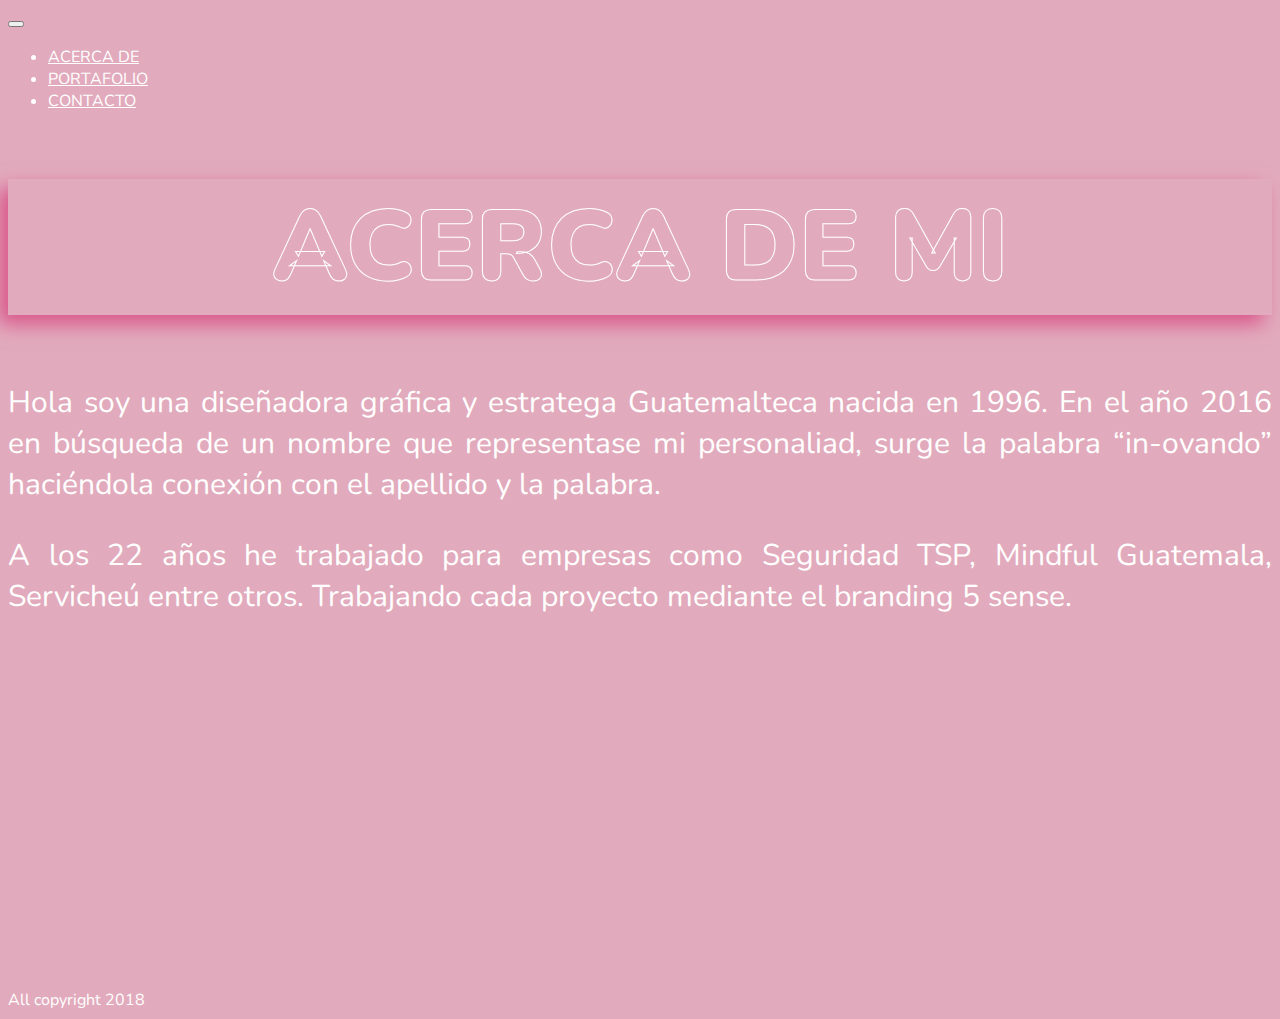
<file: acerca.html>
<!DOCTYPE html>
<html lang="en" dir="ltr">
  <head>
    <meta charset="utf-8">
    <meta name="viewport" content="width=device-width, initial-scale=1, shrink-to-fit=no">
    <title>PORTAFOLIO</title>
    <link rel="stylesheet" href="https://stackpath.bootstrapcdn.com/bootstrap/4.1.3/css/bootstrap.min.css" integrity="sha384-MCw98/SFnGE8fJT3GXwEOngsV7Zt27NXFoaoApmYm81iuXoPkFOJwJ8ERdknLPMO" crossorigin="anonymous">
    <link rel="stylesheet" href="https://use.fontawesome.com/releases/v5.5.0/css/all.css" integrity="sha384-B4dIYHKNBt8Bc12p+WXckhzcICo0wtJAoU8YZTY5qE0Id1GSseTk6S+L3BlXeVIU" crossorigin="anonymous">
    <link rel="stylesheet" href="./assets/css/style.css">
  </head>
  <body>
    <nav class="navbar navbar-expand-lg navbar-light bg-light">
      <button class="navbar-toggler" type="button" data-toggle="collapse" data-target="#navbarNav" aria-controls="navbarNav" aria-expanded="false" aria-label="Toggle navigation">
        <span class="navbar-toggler-icon"></span>
      </button>
      <div class="collapse navbar-collapse justify-content-center" id="navbarNav">
        <ul class="navbar-nav">
          <li class="nav-item">
          <a class="nav-link" href="./acerca.html">ACERCA DE</a>
          </li>
          <li class="nav-item">
          <a class="nav-link active" href="./index.html#projects">PORTAFOLIO</a>
          </li>
          <li class="nav-item">
          <a class="nav-link" href="./contacto.html">CONTACTO</a>
          </li>
        </ul>
      </div>
    </nav>

    <div id="about" class="height-90 d-flex justify-content-center align-items-center">
      <div class="container">
        <h1 class="text-center title-stroke">ACERCA DE MI</h1>
        <div class="about-body">
          <p>
            Hola soy una diseñadora gráfica y estratega Guatemalteca nacida en 1996. En el año 2016 en búsqueda de un nombre
            que representase mi personaliad, surge la palabra “in-ovando” haciéndola conexión con el apellido y la palabra.
          </p>

          <p>
            A los 22 años he trabajado para empresas como Seguridad TSP, Mindful Guatemala, Servicheú entre otros. Trabajando
            cada proyecto mediante el branding 5 sense.
          </p>
        </div>
      </div>
    </div>

    <footer>
      <div class="container">
        <div class="d-flex justify-content-between align-items-center">
          <span>All copyright 2018</span>
          <nav class="nav">
            <a class="nav-link" href="https://facebook.com/" target="_blank"><i class="fab fa-facebook-square fa-2x"></i></a>
            <a class="nav-link" href="https://www.instagram.com/inovandoo/" target="_blank"><i class="fab fa-instagram fa-2x"></i></a>
            <a class="nav-link" href="https://www.behance.net/TitiCreativity/" target="_blank"><i class="fab fa-behance-square fa-2x"></i></a>
          </nav>
        </div>
      </div>
    </footer>

    <script src="https://code.jquery.com/jquery-3.3.1.slim.min.js" integrity="sha384-q8i/X+965DzO0rT7abK41JStQIAqVgRVzpbzo5smXKp4YfRvH+8abtTE1Pi6jizo" crossorigin="anonymous"></script>
    <script src="https://cdnjs.cloudflare.com/ajax/libs/popper.js/1.14.3/umd/popper.min.js" integrity="sha384-ZMP7rVo3mIykV+2+9J3UJ46jBk0WLaUAdn689aCwoqbBJiSnjAK/l8WvCWPIPm49" crossorigin="anonymous"></script>
    <script src="https://stackpath.bootstrapcdn.com/bootstrap/4.1.3/js/bootstrap.min.js" integrity="sha384-ChfqqxuZUCnJSK3+MXmPNIyE6ZbWh2IMqE241rYiqJxyMiZ6OW/JmZQ5stwEULTy" crossorigin="anonymous"></script>
  </body>
</html>
</file>
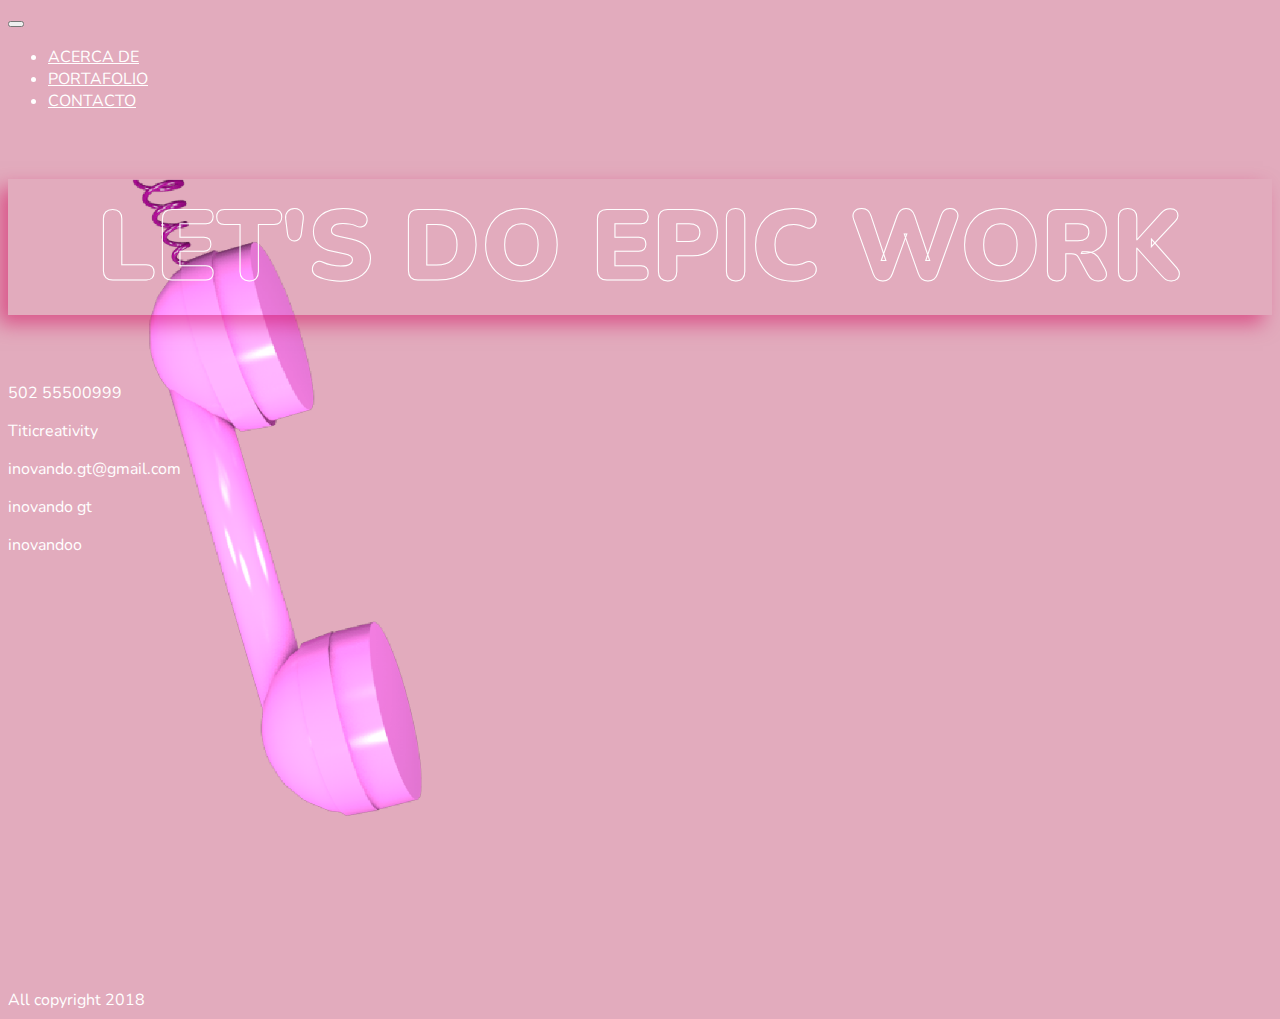
<file: contacto.html>
<!DOCTYPE html>
<html lang="en" dir="ltr">
  <head>
    <meta charset="utf-8">
    <meta name="viewport" content="width=device-width, initial-scale=1, shrink-to-fit=no">
    <title>PORTAFOLIO</title>
    <link rel="stylesheet" href="https://stackpath.bootstrapcdn.com/bootstrap/4.1.3/css/bootstrap.min.css" integrity="sha384-MCw98/SFnGE8fJT3GXwEOngsV7Zt27NXFoaoApmYm81iuXoPkFOJwJ8ERdknLPMO" crossorigin="anonymous">
    <link rel="stylesheet" href="https://use.fontawesome.com/releases/v5.5.0/css/all.css" integrity="sha384-B4dIYHKNBt8Bc12p+WXckhzcICo0wtJAoU8YZTY5qE0Id1GSseTk6S+L3BlXeVIU" crossorigin="anonymous">
    <link rel="stylesheet" href="./assets/css/style.css">
  </head>
  <body>
    <nav class="navbar navbar-expand-lg navbar-light bg-light">
      <button class="navbar-toggler" type="button" data-toggle="collapse" data-target="#navbarNav" aria-controls="navbarNav" aria-expanded="false" aria-label="Toggle navigation">
        <span class="navbar-toggler-icon"></span>
      </button>
      <div class="collapse navbar-collapse justify-content-center" id="navbarNav">
        <ul class="navbar-nav">
          <li class="nav-item">
          <a class="nav-link" href="./acerca.html">ACERCA DE</a>
          </li>
          <li class="nav-item">
          <a class="nav-link active" href="./index.html#projects">PORTAFOLIO</a>
          </li>
          <li class="nav-item">
          <a class="nav-link" href="./contacto.html">CONTACTO</a>
          </li>
        </ul>
      </div>
    </nav>

    <div id="contact" class="height-90 d-flex justify-content-center align-items-center">
      <div class="contact-body">
        <div class="container">
          <h1 class="title-stroke">LET'S DO EPIC WORK</h1>
          <div class="contact-info">
            <p><i class="fas fa-address-book"></i> 502 55500999</p>
            <p><i class="fab fa-behance-square"></i> Titicreativity</p>
            <p><i class="far fa-envelope"></i> inovando.gt@gmail.com</p>
            <p><i class="fab fa-facebook-square"></i> inovando gt</p>
            <p><i class="fab fa-instagram"></i> inovandoo</p>
          </div>
        </div>
      </div>
    </div>

    <footer>
      <div class="container">
        <div class="d-flex justify-content-between align-items-center">
          <span>All copyright 2018</span>
          <nav class="nav">
            <a class="nav-link" href="https://facebook.com/" target="_blank"><i class="fab fa-facebook-square fa-2x"></i></a>
            <a class="nav-link" href="https://www.instagram.com/inovandoo/" target="_blank"><i class="fab fa-instagram fa-2x"></i></a>
            <a class="nav-link" href="https://www.behance.net/TitiCreativity/" target="_blank"><i class="fab fa-behance-square fa-2x"></i></a>
          </nav>
        </div>
      </div>
    </footer>

    <script src="https://code.jquery.com/jquery-3.3.1.slim.min.js" integrity="sha384-q8i/X+965DzO0rT7abK41JStQIAqVgRVzpbzo5smXKp4YfRvH+8abtTE1Pi6jizo" crossorigin="anonymous"></script>
    <script src="https://cdnjs.cloudflare.com/ajax/libs/popper.js/1.14.3/umd/popper.min.js" integrity="sha384-ZMP7rVo3mIykV+2+9J3UJ46jBk0WLaUAdn689aCwoqbBJiSnjAK/l8WvCWPIPm49" crossorigin="anonymous"></script>
    <script src="https://stackpath.bootstrapcdn.com/bootstrap/4.1.3/js/bootstrap.min.js" integrity="sha384-ChfqqxuZUCnJSK3+MXmPNIyE6ZbWh2IMqE241rYiqJxyMiZ6OW/JmZQ5stwEULTy" crossorigin="anonymous"></script>
  </body>
</html>
</file>
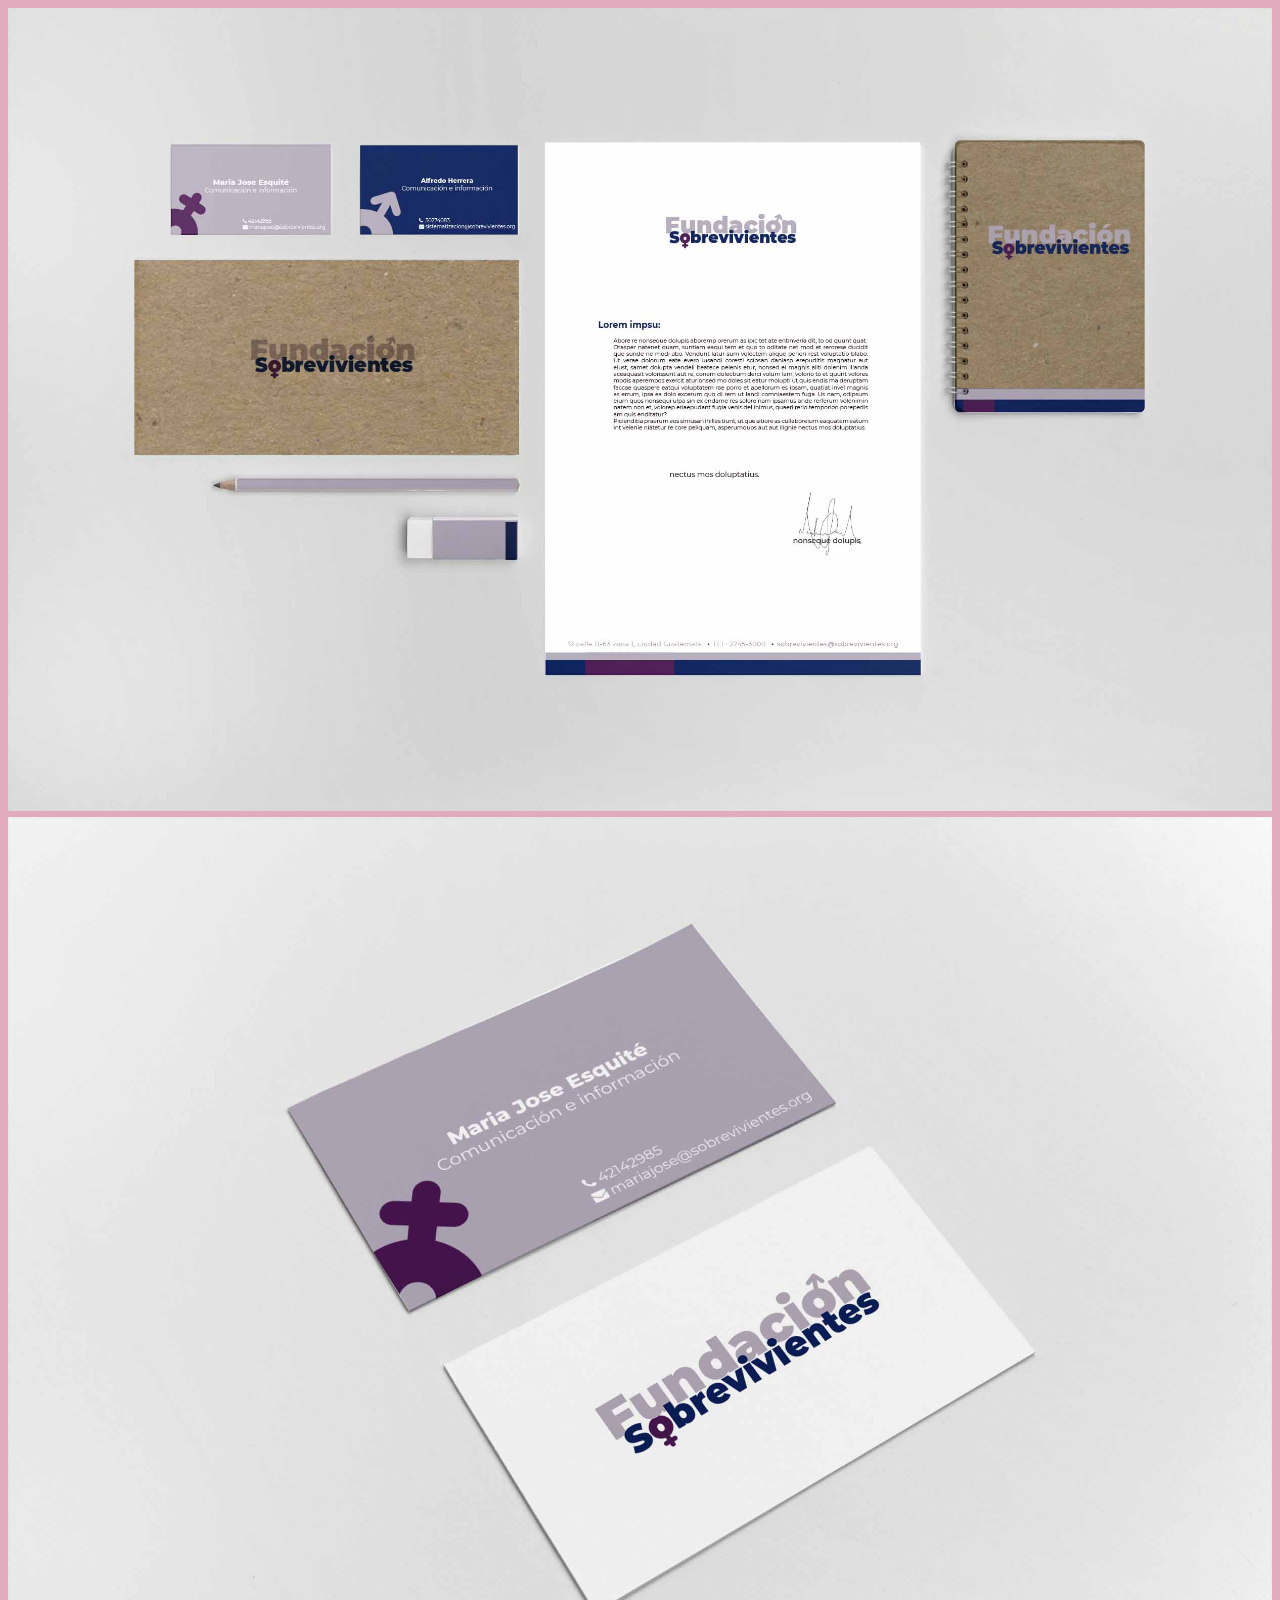
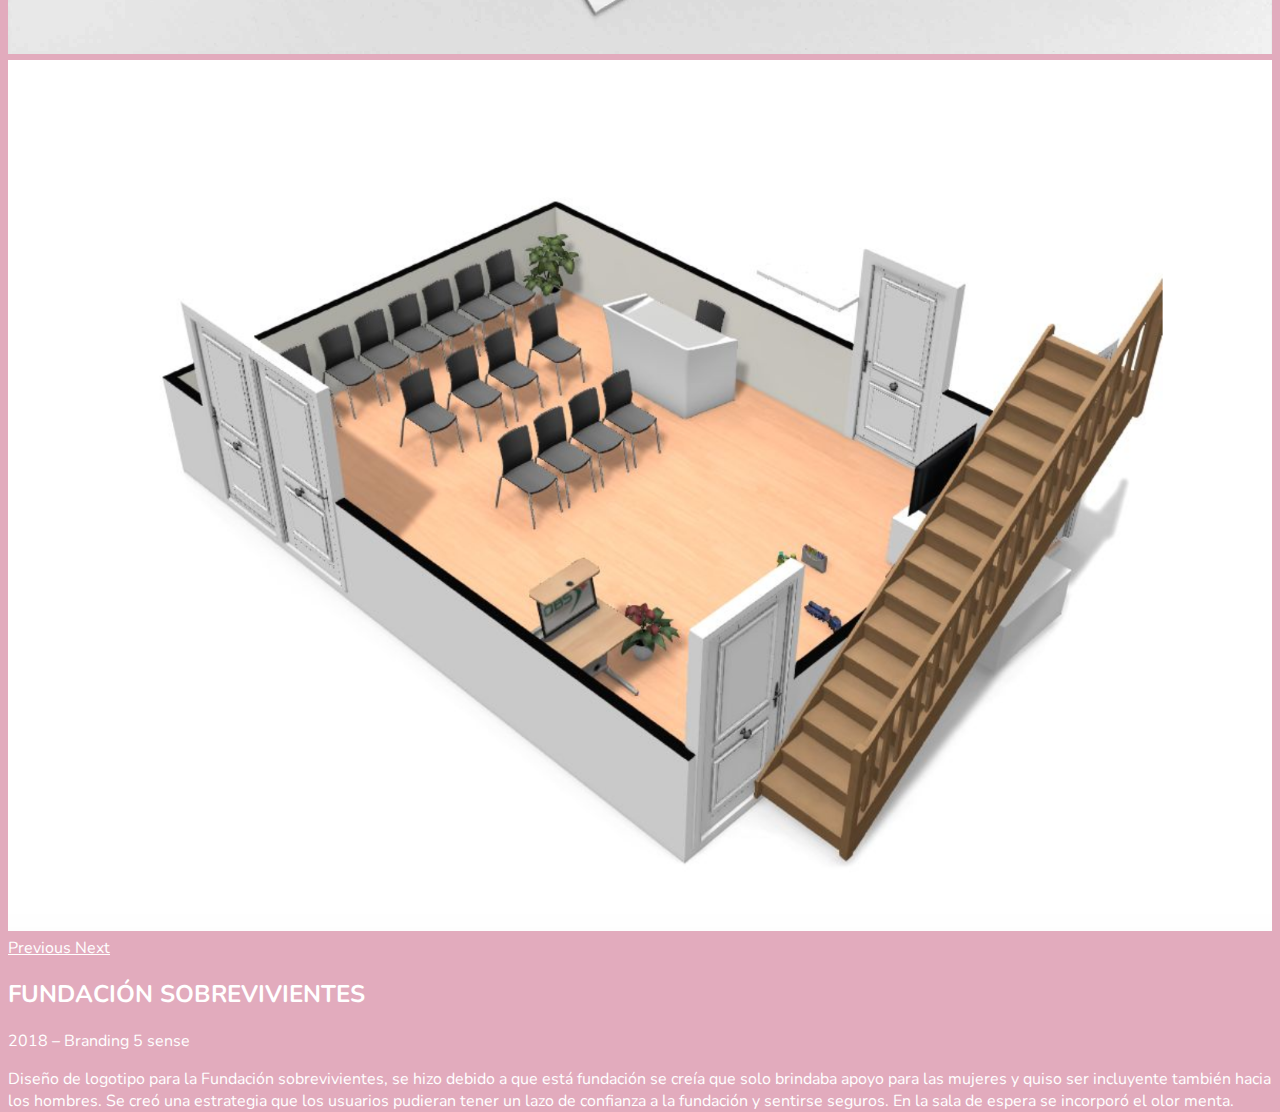
<file: projects/fundacion-sobrevivientes.html>
<!DOCTYPE html>
<html lang="es" dir="ltr">
  <head>
    <meta charset="utf-8">
    <title>FUNDACIÓN SOBREVIVIENTES</title>
    <meta name="viewport" content="width=device-width, initial-scale=1, shrink-to-fit=no">
    <link rel="stylesheet" href="https://stackpath.bootstrapcdn.com/bootstrap/4.1.3/css/bootstrap.min.css" integrity="sha384-MCw98/SFnGE8fJT3GXwEOngsV7Zt27NXFoaoApmYm81iuXoPkFOJwJ8ERdknLPMO" crossorigin="anonymous">
    <link rel="stylesheet" href="https://use.fontawesome.com/releases/v5.5.0/css/all.css" integrity="sha384-B4dIYHKNBt8Bc12p+WXckhzcICo0wtJAoU8YZTY5qE0Id1GSseTk6S+L3BlXeVIU" crossorigin="anonymous">
    <link rel="stylesheet" href="../assets/css/style.css">
  </head>
  <body>
    <div class="page page-project height-90 d-flex align-items-center justify-content-center">
      <div class="container">
        <div class="row">
          <div class="col-xs-12 col-md-6">
            <div id="carouselExampleControls" class="carousel slide" data-ride="carousel">
              <div class="carousel-inner">
                <div class="carousel-item active">
                  <img class="d-block w-100" src="../assets/images/fundacion-sobrevivientes/mockup_final.jpg" alt="First slide">
                </div>
                <div class="carousel-item">
                  <img class="d-block w-100" src="../assets/images/fundacion-sobrevivientes/mockup_final2.jpg" alt="Second slide">
                </div>
                <div class="carousel-item">
                  <img class="d-block w-100" src="../assets/images/fundacion-sobrevivientes/Render_salaDeEspera.png" alt="Third slide">
                </div>
              </div>
              <a class="carousel-control-prev" href="#carouselExampleControls" role="button" data-slide="prev">
                <span class="carousel-control-prev-icon" aria-hidden="true"></span>
                <span class="sr-only">Previous</span>
              </a>
              <a class="carousel-control-next" href="#carouselExampleControls" role="button" data-slide="next">
                <span class="carousel-control-next-icon" aria-hidden="true"></span>
                <span class="sr-only">Next</span>
              </a>
            </div>
          </div>
          <div class="col-xs-12 col-md-6">
            <h2>FUNDACIÓN SOBREVIVIENTES</h2>
            <p>2018 – Branding 5 sense</p>
            <p>Diseño de logotipo para la Fundación sobrevivientes, se hizo debido a que está fundación
              se creía que solo brindaba apoyo para las mujeres y quiso ser incluyente también hacia los hombres.
              Se creó una estrategia que los usuarios pudieran tener un lazo de confianza a la fundación y sentirse seguros.
              En la sala de espera se incorporó el olor menta. </p>
          </div>
        </div>
      </div>
    </div>

    <script src="https://code.jquery.com/jquery-3.3.1.slim.min.js" integrity="sha384-q8i/X+965DzO0rT7abK41JStQIAqVgRVzpbzo5smXKp4YfRvH+8abtTE1Pi6jizo" crossorigin="anonymous"></script>
    <script src="https://cdnjs.cloudflare.com/ajax/libs/popper.js/1.14.3/umd/popper.min.js" integrity="sha384-ZMP7rVo3mIykV+2+9J3UJ46jBk0WLaUAdn689aCwoqbBJiSnjAK/l8WvCWPIPm49" crossorigin="anonymous"></script>
    <script src="https://stackpath.bootstrapcdn.com/bootstrap/4.1.3/js/bootstrap.min.js" integrity="sha384-ChfqqxuZUCnJSK3+MXmPNIyE6ZbWh2IMqE241rYiqJxyMiZ6OW/JmZQ5stwEULTy" crossorigin="anonymous"></script>
  </body>
</html>
</file>
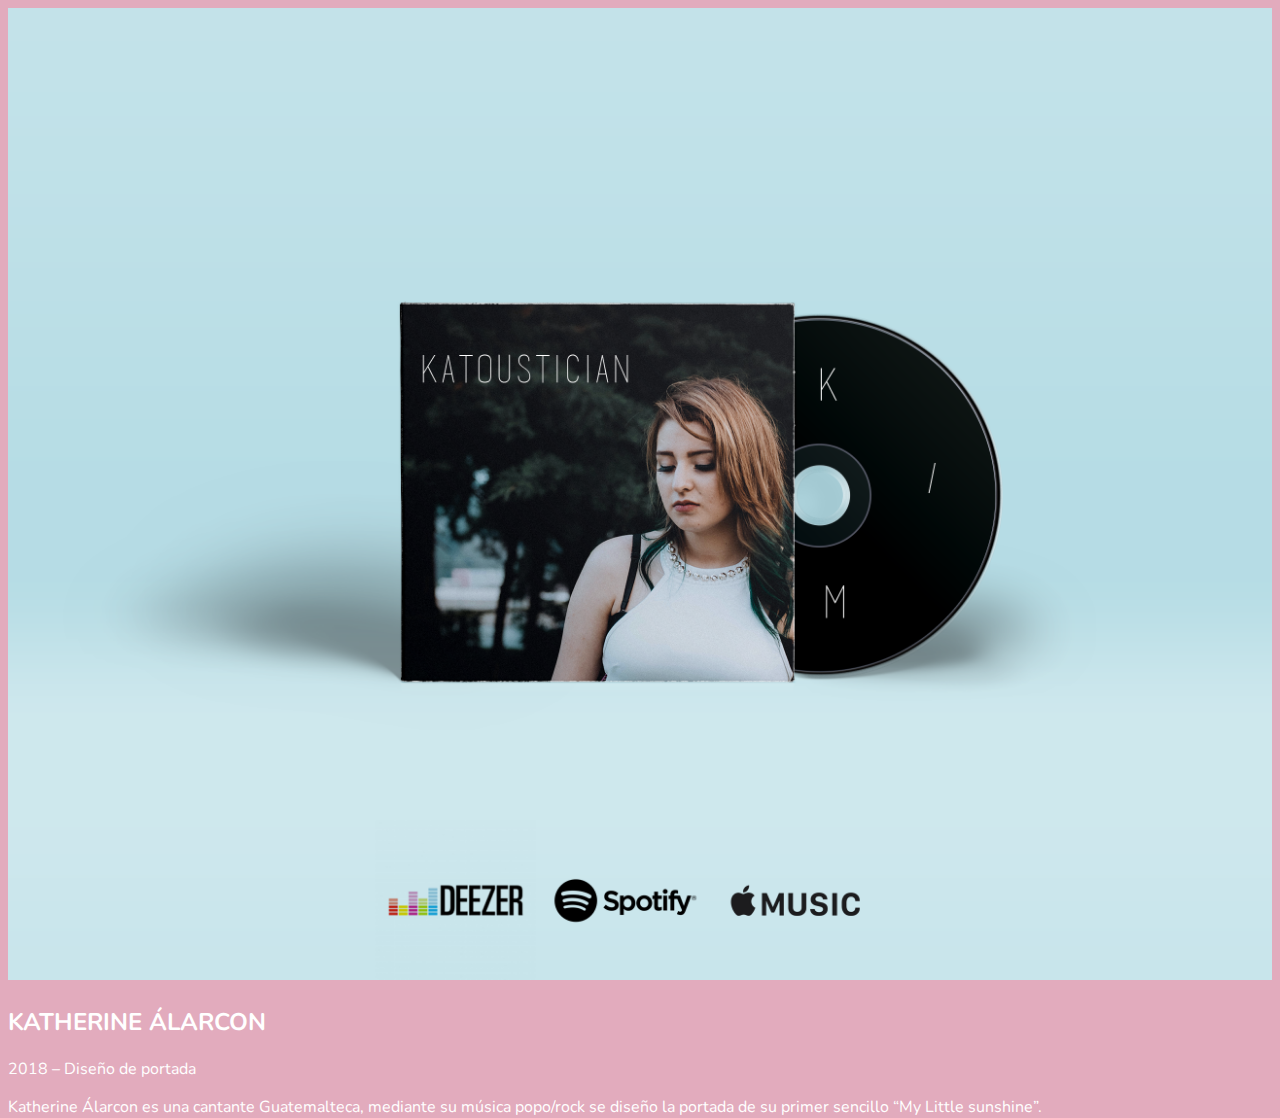
<file: projects/katherine-alarcon.html>
<!DOCTYPE html>
<html lang="es" dir="ltr">
  <head>
    <meta charset="utf-8">
    <title>KATHERINE ÁLARCON</title>
    <meta name="viewport" content="width=device-width, initial-scale=1, shrink-to-fit=no">
    <link rel="stylesheet" href="https://stackpath.bootstrapcdn.com/bootstrap/4.1.3/css/bootstrap.min.css" integrity="sha384-MCw98/SFnGE8fJT3GXwEOngsV7Zt27NXFoaoApmYm81iuXoPkFOJwJ8ERdknLPMO" crossorigin="anonymous">
    <link rel="stylesheet" href="https://use.fontawesome.com/releases/v5.5.0/css/all.css" integrity="sha384-B4dIYHKNBt8Bc12p+WXckhzcICo0wtJAoU8YZTY5qE0Id1GSseTk6S+L3BlXeVIU" crossorigin="anonymous">
    <link rel="stylesheet" href="../assets/css/style.css">
  </head>
  <body>
    <div class="page page-project height-90 d-flex align-items-center justify-content-center">
      <div class="container">
        <div class="row">
          <div class="col-xs-12 col-md-6">
              <img src="../assets/images/katherine-alarcon/discokatherine.png">
          </div>
          <div class="col-xs-12 col-md-6">
            <h2>KATHERINE ÁLARCON</h2>
            <p>2018 – Diseño de portada</p>
            <p>Katherine Álarcon es una cantante Guatemalteca, mediante su música popo/rock se diseño la portada de su primer sencillo “My Little sunshine”.</p>
          </div>
        </div>
      </div>
    </div>

    <script src="https://code.jquery.com/jquery-3.3.1.slim.min.js" integrity="sha384-q8i/X+965DzO0rT7abK41JStQIAqVgRVzpbzo5smXKp4YfRvH+8abtTE1Pi6jizo" crossorigin="anonymous"></script>
    <script src="https://cdnjs.cloudflare.com/ajax/libs/popper.js/1.14.3/umd/popper.min.js" integrity="sha384-ZMP7rVo3mIykV+2+9J3UJ46jBk0WLaUAdn689aCwoqbBJiSnjAK/l8WvCWPIPm49" crossorigin="anonymous"></script>
    <script src="https://stackpath.bootstrapcdn.com/bootstrap/4.1.3/js/bootstrap.min.js" integrity="sha384-ChfqqxuZUCnJSK3+MXmPNIyE6ZbWh2IMqE241rYiqJxyMiZ6OW/JmZQ5stwEULTy" crossorigin="anonymous"></script>
  </body>
</html>
</file>
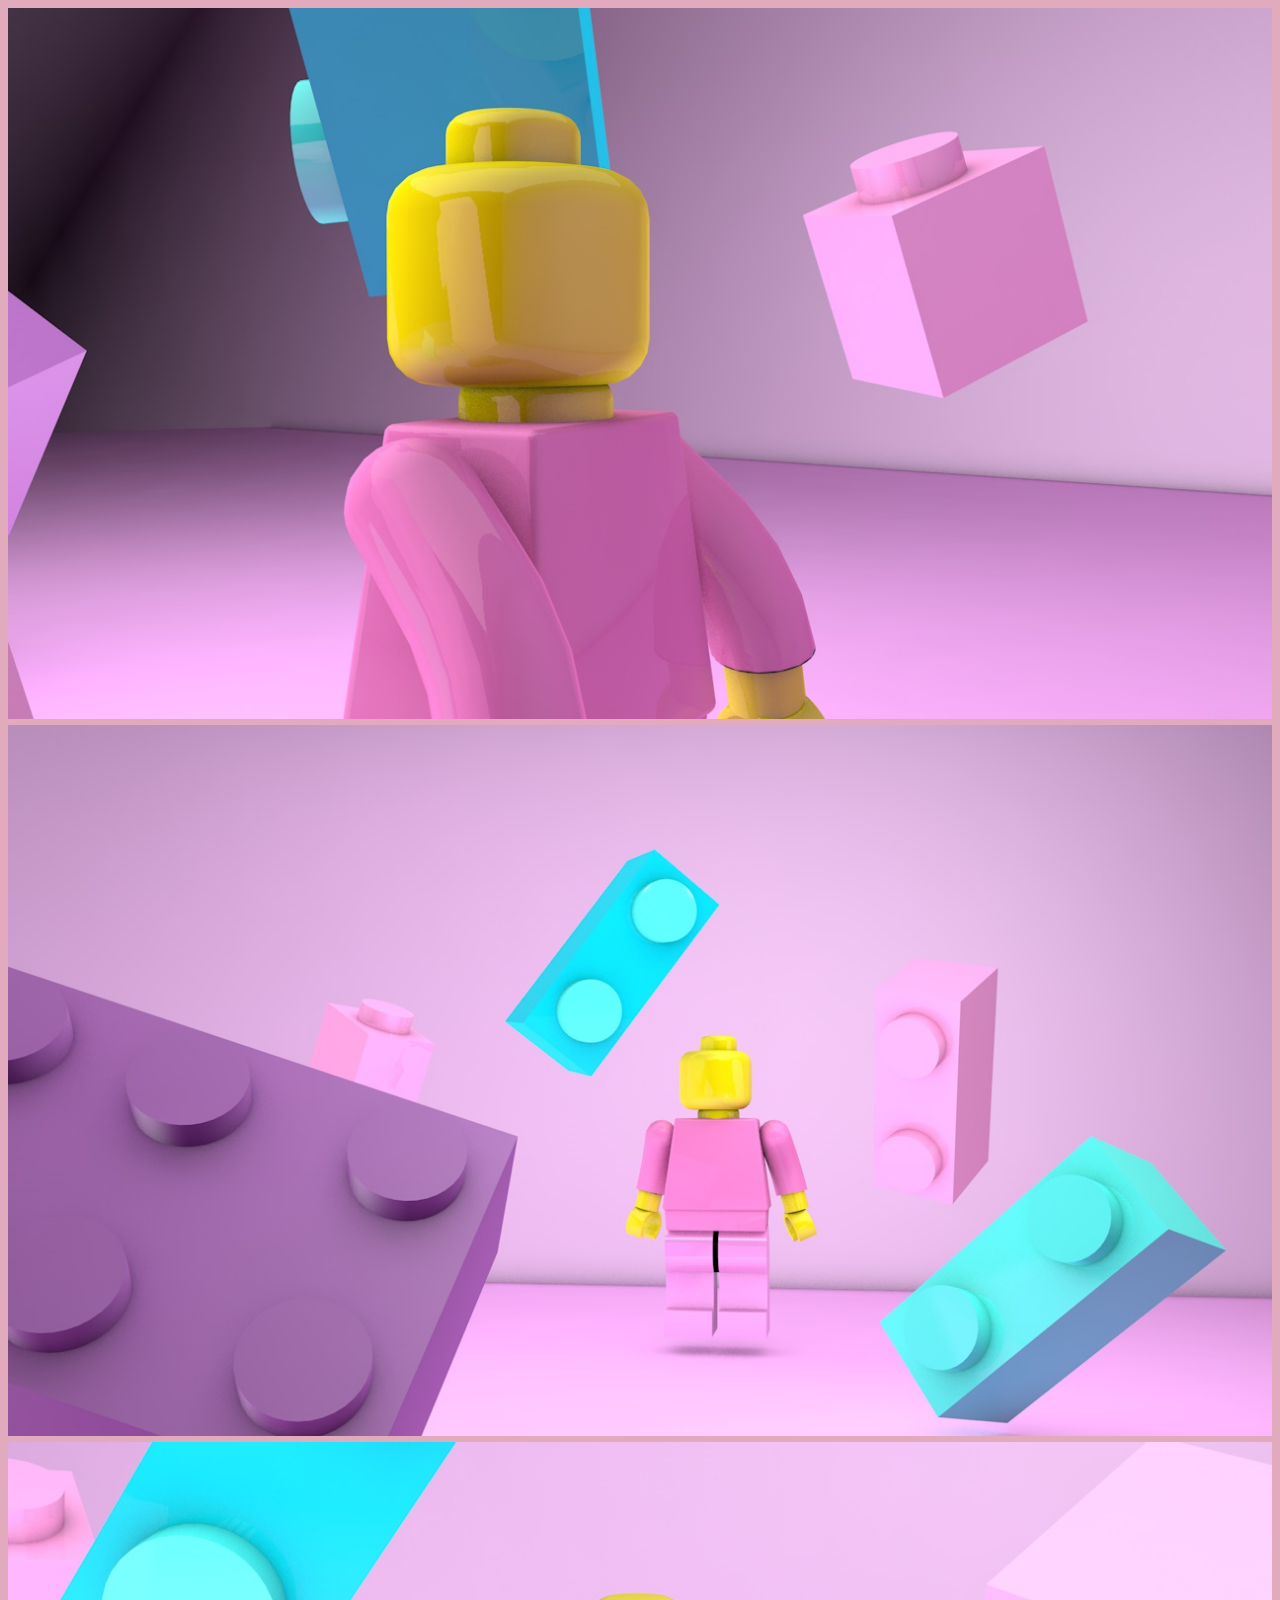
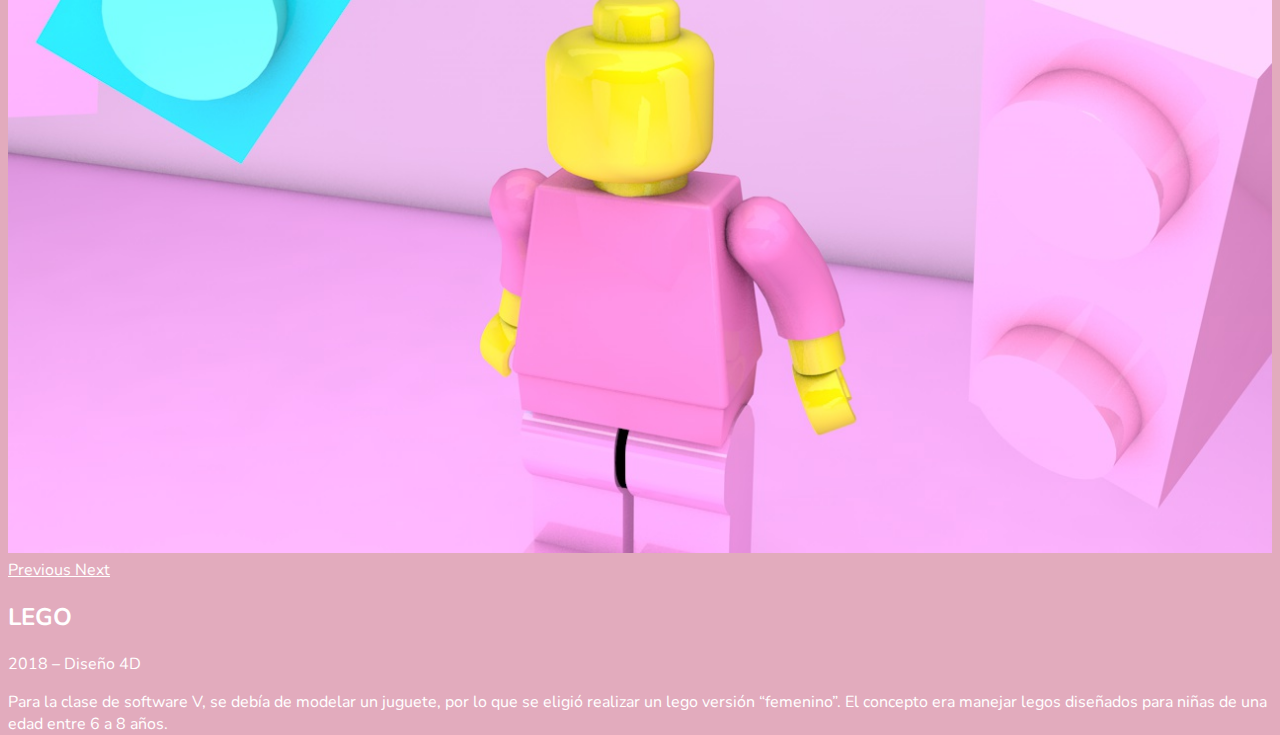
<file: projects/lego.html>
<!DOCTYPE html>
<html lang="es" dir="ltr">
  <head>
    <meta charset="utf-8">
    <title>LEGO</title>
    <meta name="viewport" content="width=device-width, initial-scale=1, shrink-to-fit=no">
    <link rel="stylesheet" href="https://stackpath.bootstrapcdn.com/bootstrap/4.1.3/css/bootstrap.min.css" integrity="sha384-MCw98/SFnGE8fJT3GXwEOngsV7Zt27NXFoaoApmYm81iuXoPkFOJwJ8ERdknLPMO" crossorigin="anonymous">
    <link rel="stylesheet" href="https://use.fontawesome.com/releases/v5.5.0/css/all.css" integrity="sha384-B4dIYHKNBt8Bc12p+WXckhzcICo0wtJAoU8YZTY5qE0Id1GSseTk6S+L3BlXeVIU" crossorigin="anonymous">
    <link rel="stylesheet" href="../assets/css/style.css">
  </head>
  <body>
    <div class="page page-project height-90 d-flex align-items-center justify-content-center">
      <div class="container">
        <div class="row">
          <div class="col-xs-12 col-md-6">
            <div id="carouselExampleControls" class="carousel slide" data-ride="carousel">
              <div class="carousel-inner">
                <div class="carousel-item active">
                  <img class="d-block w-100" src="../assets/images/lego/lego.jpg" alt="First slide">
                </div>
                <div class="carousel-item">
                  <img class="d-block w-100" src="../assets/images/lego/lego2.jpg" alt="Second slide">
                </div>
                <div class="carousel-item">
                  <img class="d-block w-100" src="../assets/images/lego/lego3.jpg" alt="Third slide">
                </div>
              </div>
              <a class="carousel-control-prev" href="#carouselExampleControls" role="button" data-slide="prev">
                <span class="carousel-control-prev-icon" aria-hidden="true"></span>
                <span class="sr-only">Previous</span>
              </a>
              <a class="carousel-control-next" href="#carouselExampleControls" role="button" data-slide="next">
                <span class="carousel-control-next-icon" aria-hidden="true"></span>
                <span class="sr-only">Next</span>
              </a>
            </div>
          </div>
          <div class="col-xs-12 col-md-6">
            <h2>LEGO</h2>
            <p>2018 – Diseño 4D</p>
            <p>Para la clase de software V, se debía de modelar un juguete, por lo que se eligió realizar un lego versión “femenino”.
              El concepto era manejar legos diseñados para niñas de una edad entre 6 a 8 años. </p>
            </div>
          </div>
        </div>
      </div>

    <script src="https://code.jquery.com/jquery-3.3.1.slim.min.js" integrity="sha384-q8i/X+965DzO0rT7abK41JStQIAqVgRVzpbzo5smXKp4YfRvH+8abtTE1Pi6jizo" crossorigin="anonymous"></script>
    <script src="https://cdnjs.cloudflare.com/ajax/libs/popper.js/1.14.3/umd/popper.min.js" integrity="sha384-ZMP7rVo3mIykV+2+9J3UJ46jBk0WLaUAdn689aCwoqbBJiSnjAK/l8WvCWPIPm49" crossorigin="anonymous"></script>
    <script src="https://stackpath.bootstrapcdn.com/bootstrap/4.1.3/js/bootstrap.min.js" integrity="sha384-ChfqqxuZUCnJSK3+MXmPNIyE6ZbWh2IMqE241rYiqJxyMiZ6OW/JmZQ5stwEULTy" crossorigin="anonymous"></script>
  </body>
</html>
</file>
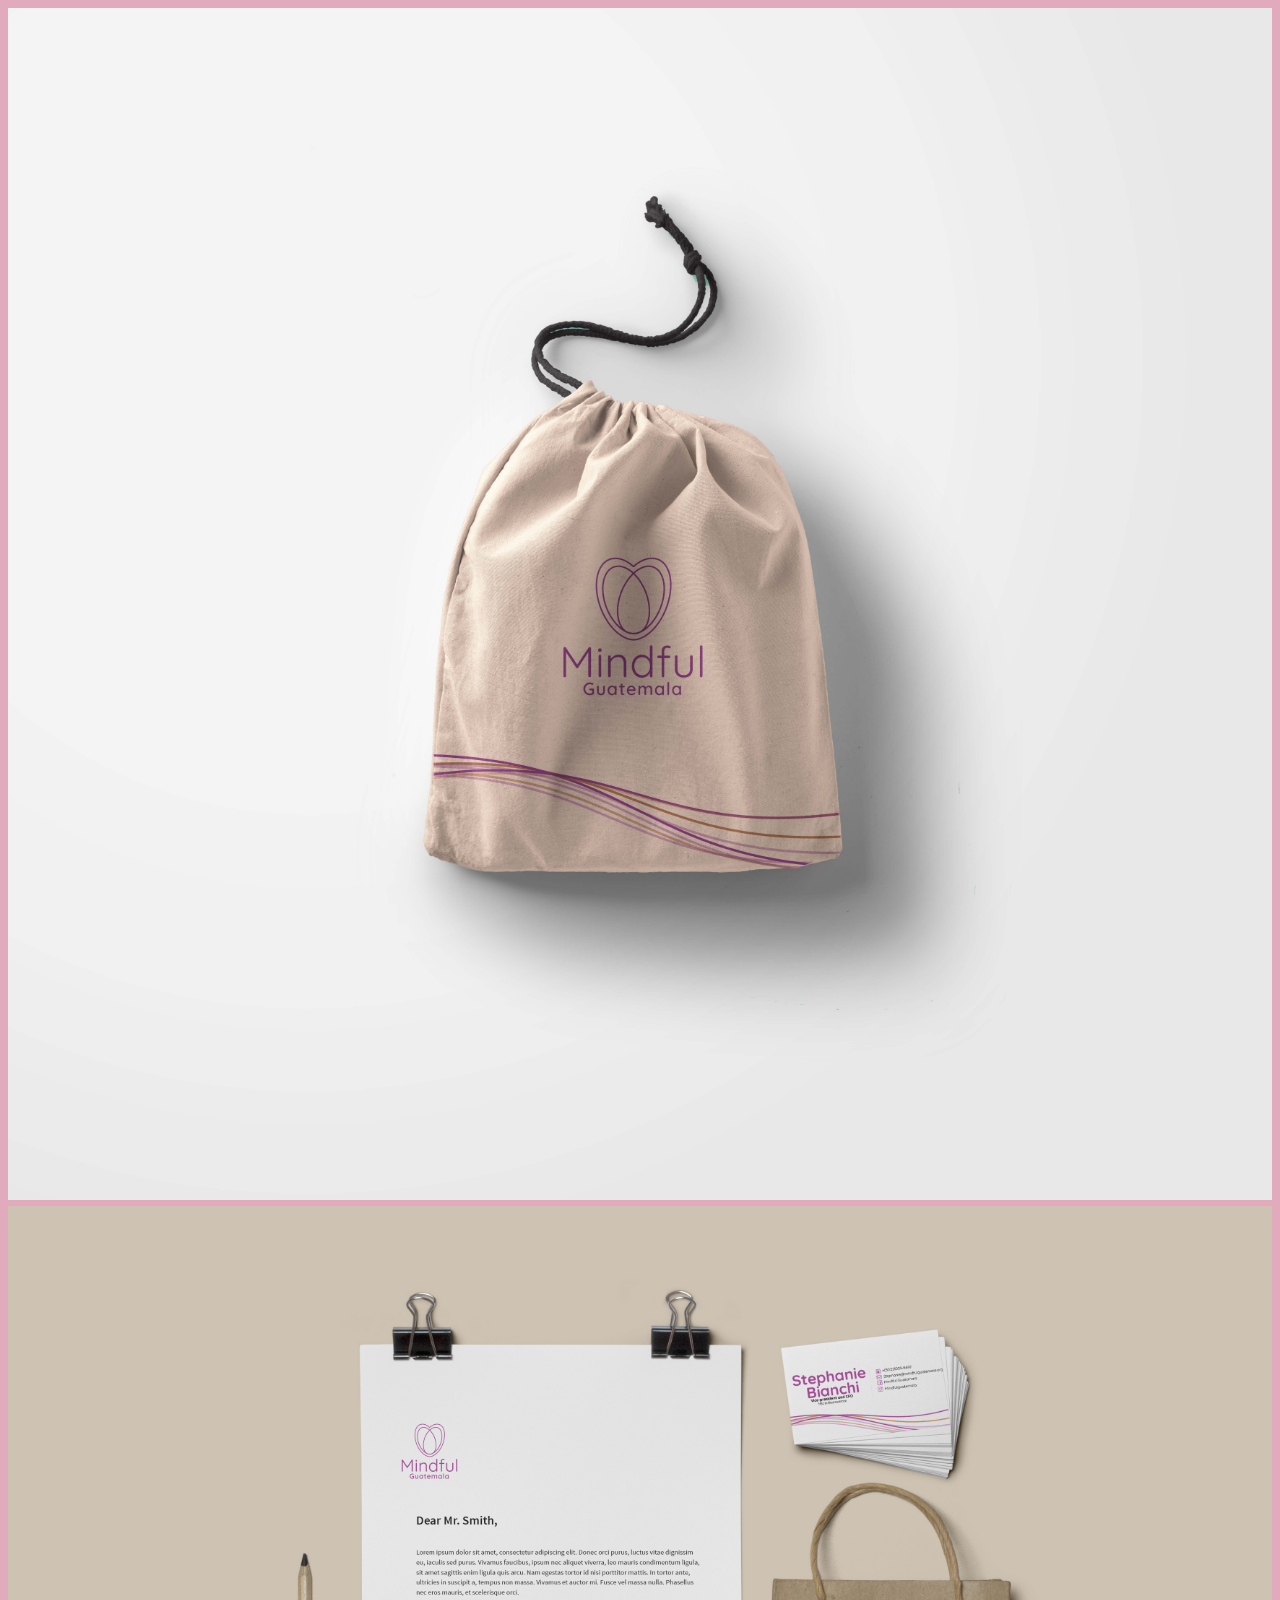
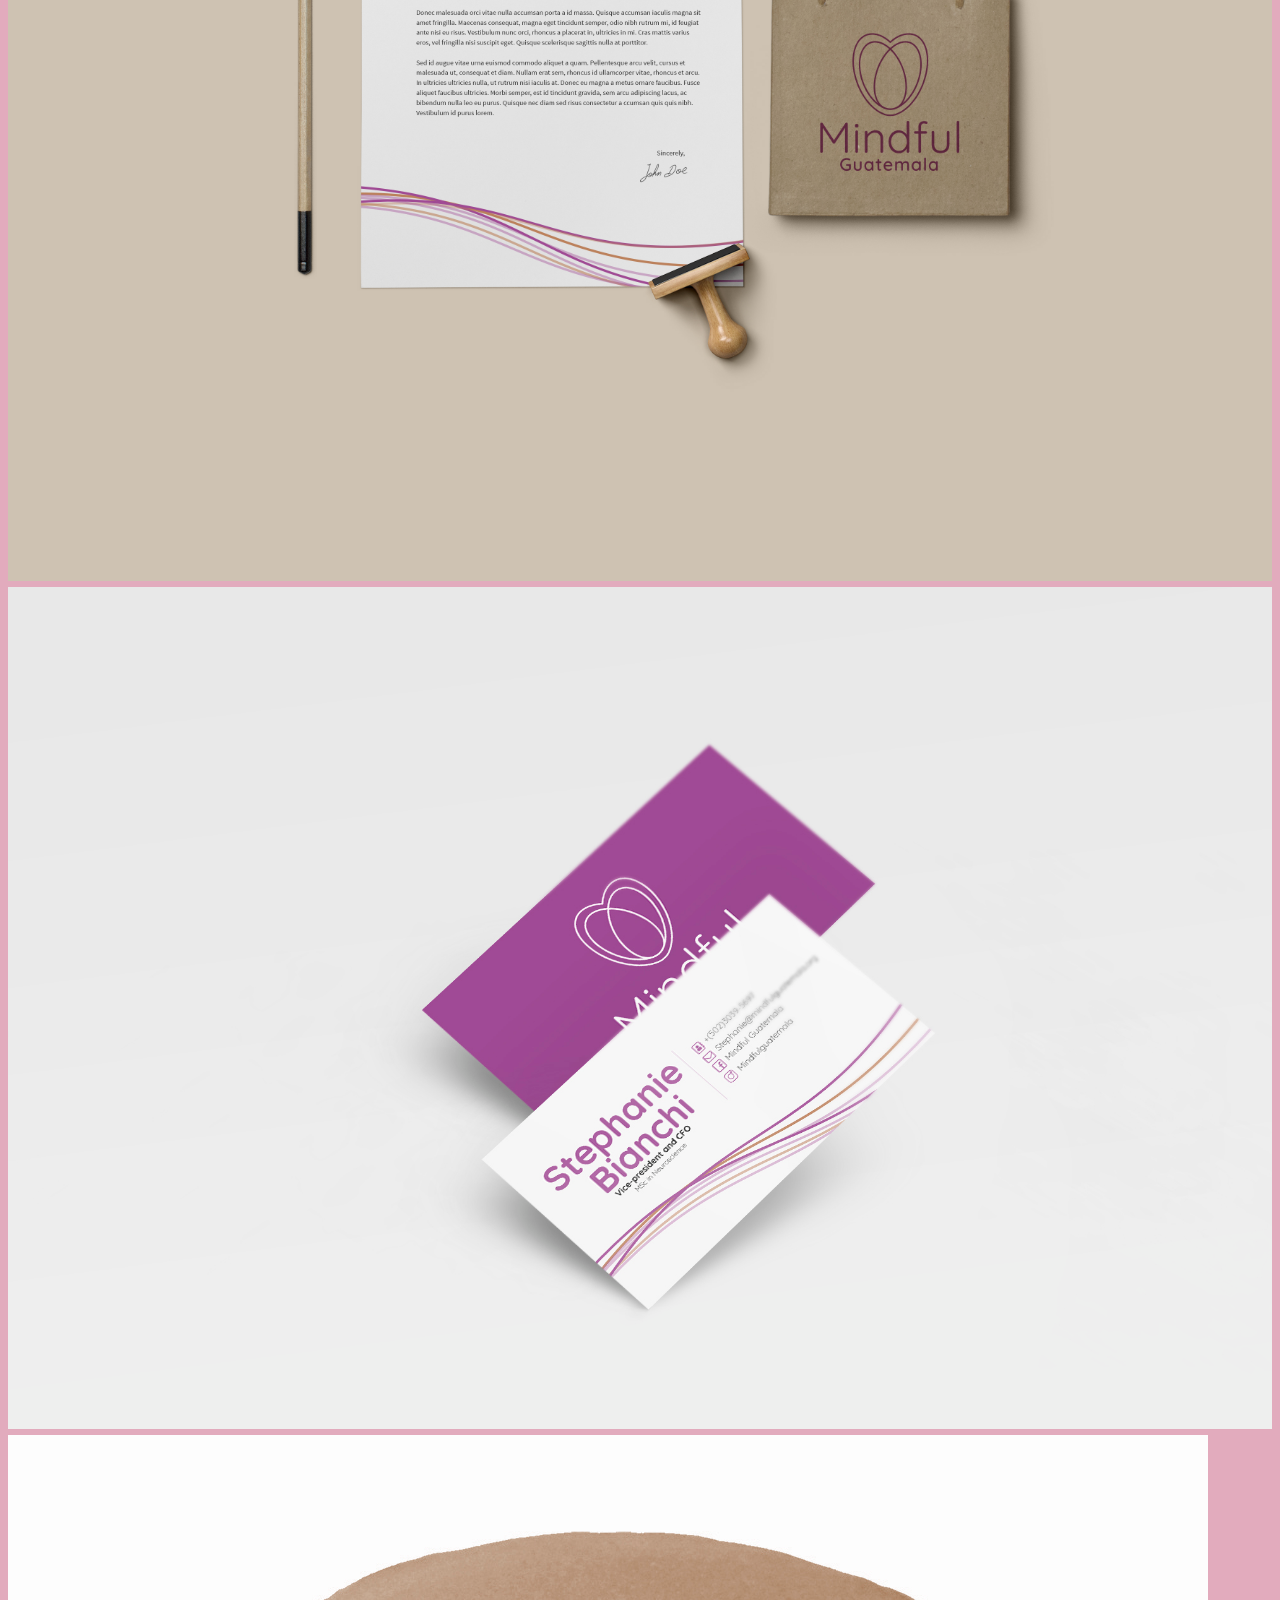
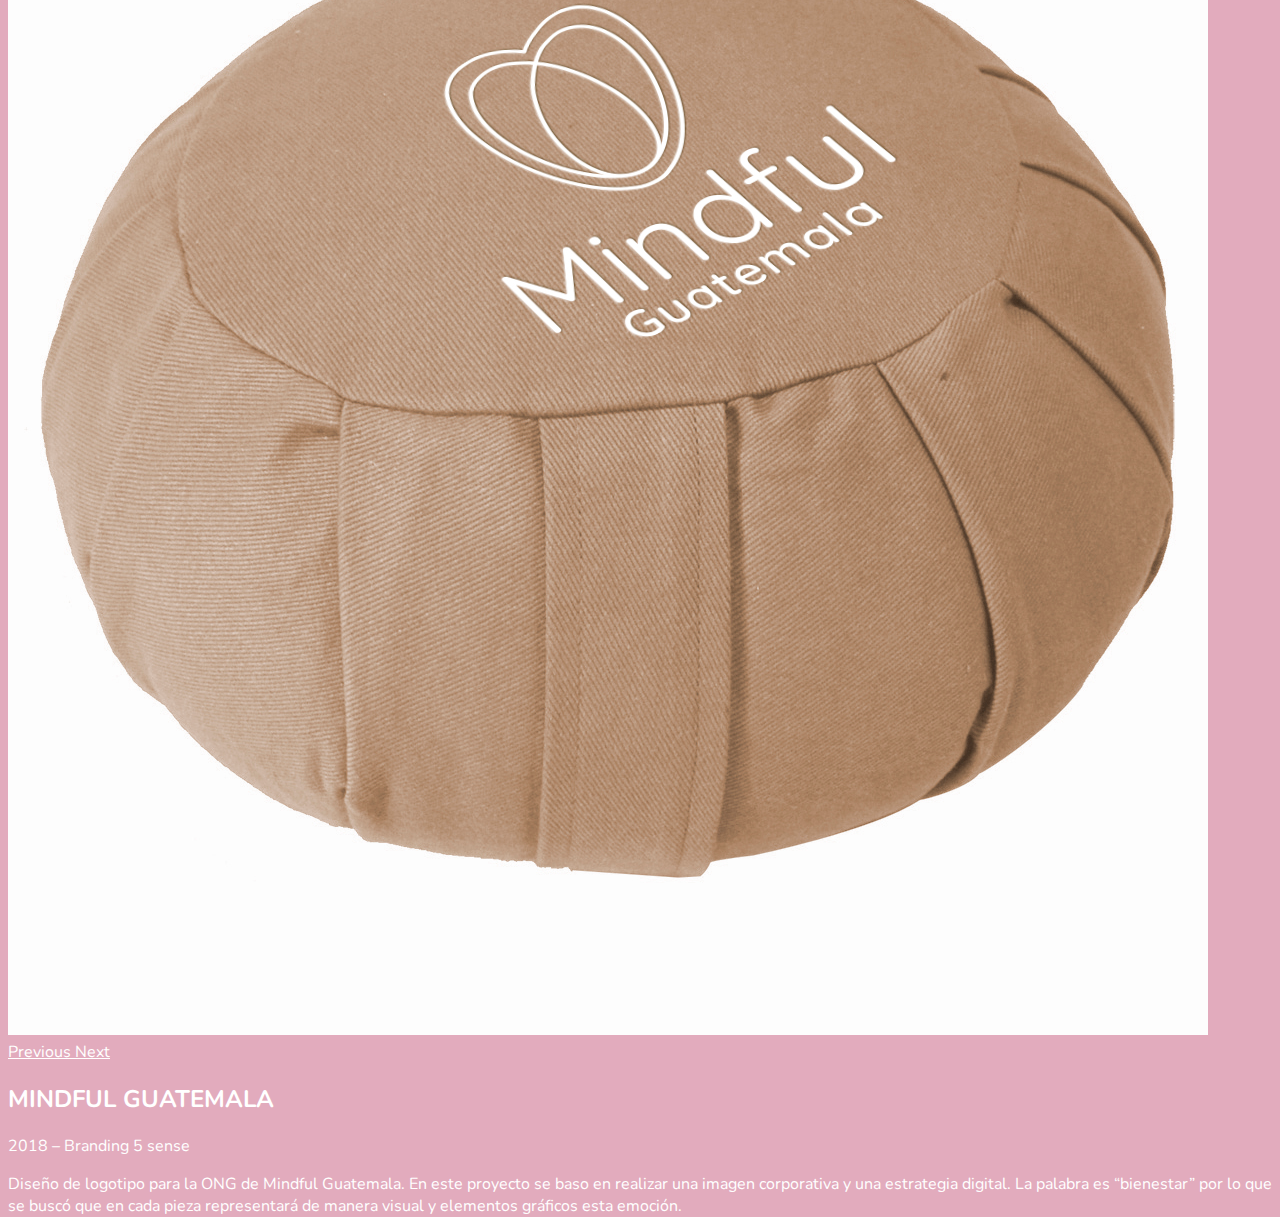
<file: projects/mindful.html>
<!DOCTYPE html>
<html lang="es" dir="ltr">
  <head>
    <meta charset="utf-8">
    <title>MINDFUL GUATEMALA</title>
    <meta name="viewport" content="width=device-width, initial-scale=1, shrink-to-fit=no">
    <link rel="stylesheet" href="https://stackpath.bootstrapcdn.com/bootstrap/4.1.3/css/bootstrap.min.css" integrity="sha384-MCw98/SFnGE8fJT3GXwEOngsV7Zt27NXFoaoApmYm81iuXoPkFOJwJ8ERdknLPMO" crossorigin="anonymous">
    <link rel="stylesheet" href="https://use.fontawesome.com/releases/v5.5.0/css/all.css" integrity="sha384-B4dIYHKNBt8Bc12p+WXckhzcICo0wtJAoU8YZTY5qE0Id1GSseTk6S+L3BlXeVIU" crossorigin="anonymous">
    <link rel="stylesheet" href="../assets/css/style.css">
  </head>
  <body>
    <div class="page page-project height-90 d-flex align-items-center justify-content-center">
      <div class="container">
        <div class="row">
          <div class="col-xs-12 col-md-6">
            <div id="carouselExampleControls" class="carousel slide" data-ride="carousel">
              <div class="carousel-inner">
                <div class="carousel-item active">
                  <img class="d-block w-100" src="../assets/images/mindful/bolsa.jpg" alt="First slide">
                </div>
                <div class="carousel-item">
                  <img class="d-block w-100" src="../assets/images/mindful/branding.jpg" alt="Second slide">
                </div>
                <div class="carousel-item">
                  <img class="d-block w-100" src="../assets/images/mindful/tarjetas-presentacion.jpg" alt="Third slide">
                </div>
                <div class="carousel-item">
                  <img class="d-block w-100" src="../assets/images/mindful/zafa.jpg" alt="Third slide">
                </div>
              </div>
              <a class="carousel-control-prev" href="#carouselExampleControls" role="button" data-slide="prev">
                <span class="carousel-control-prev-icon" aria-hidden="true"></span>
                <span class="sr-only">Previous</span>
              </a>
              <a class="carousel-control-next" href="#carouselExampleControls" role="button" data-slide="next">
                <span class="carousel-control-next-icon" aria-hidden="true"></span>
                <span class="sr-only">Next</span>
              </a>
            </div>
          </div>
          <div class="col-xs-12 col-md-6">
            <h2>MINDFUL GUATEMALA</h2>
            <p>2018 – Branding 5 sense</p>
            <p>Diseño de logotipo para la ONG de Mindful Guatemala. En este proyecto se baso en realizar una imagen
              corporativa y una estrategia digital. La palabra es “bienestar” por lo que se buscó que en cada pieza
              representará de manera visual y elementos gráficos esta emoción. </p>
            </div>
          </div>
        </div>
      </div>

    <script src="https://code.jquery.com/jquery-3.3.1.slim.min.js" integrity="sha384-q8i/X+965DzO0rT7abK41JStQIAqVgRVzpbzo5smXKp4YfRvH+8abtTE1Pi6jizo" crossorigin="anonymous"></script>
    <script src="https://cdnjs.cloudflare.com/ajax/libs/popper.js/1.14.3/umd/popper.min.js" integrity="sha384-ZMP7rVo3mIykV+2+9J3UJ46jBk0WLaUAdn689aCwoqbBJiSnjAK/l8WvCWPIPm49" crossorigin="anonymous"></script>
    <script src="https://stackpath.bootstrapcdn.com/bootstrap/4.1.3/js/bootstrap.min.js" integrity="sha384-ChfqqxuZUCnJSK3+MXmPNIyE6ZbWh2IMqE241rYiqJxyMiZ6OW/JmZQ5stwEULTy" crossorigin="anonymous"></script>
  </body>
</html>
</file>
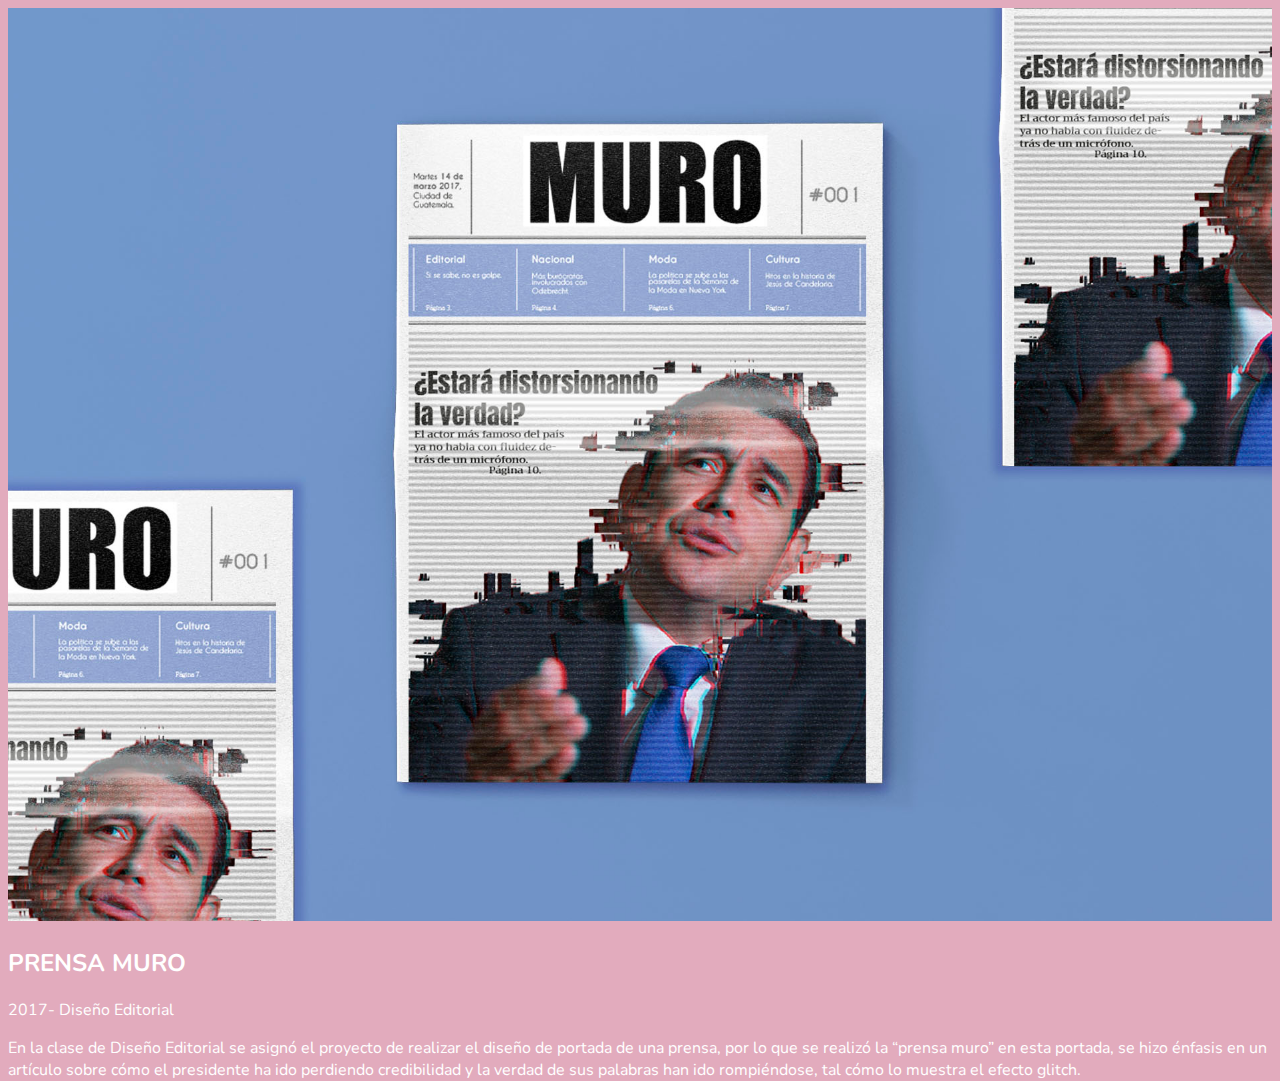
<file: projects/prensa-muro.html>
<!DOCTYPE html>
<html lang="es" dir="ltr">
  <head>
    <meta charset="utf-8">
    <title>PRENSA MURO</title>
    <meta name="viewport" content="width=device-width, initial-scale=1, shrink-to-fit=no">
    <link rel="stylesheet" href="https://stackpath.bootstrapcdn.com/bootstrap/4.1.3/css/bootstrap.min.css" integrity="sha384-MCw98/SFnGE8fJT3GXwEOngsV7Zt27NXFoaoApmYm81iuXoPkFOJwJ8ERdknLPMO" crossorigin="anonymous">
    <link rel="stylesheet" href="https://use.fontawesome.com/releases/v5.5.0/css/all.css" integrity="sha384-B4dIYHKNBt8Bc12p+WXckhzcICo0wtJAoU8YZTY5qE0Id1GSseTk6S+L3BlXeVIU" crossorigin="anonymous">
    <link rel="stylesheet" href="../assets/css/style.css">
  </head>
  <body>
    <div class="page page-project height-90 d-flex align-items-center justify-content-center">
      <div class="container">
        <div class="row">
          <div class="col-xs-12 col-md-6">
            <img src="../assets/images/prensa-muro/prensamuro.jpg">
          </div>
          <div class="col-xs-12 col-md-6">
            <h2>PRENSA MURO</h2>
            <p>2017- Diseño Editorial</p>
            <p>En la clase de Diseño Editorial se asignó el proyecto de  realizar el diseño de portada de una prensa,
              por lo que se realizó la “prensa muro” en esta portada, se hizo énfasis en un artículo sobre cómo el presidente
              ha ido perdiendo credibilidad y la verdad de sus palabras han ido rompiéndose, tal cómo lo muestra el efecto glitch.</p>
            </div>
          </div>
        </div>
      </div>

    <script src="https://code.jquery.com/jquery-3.3.1.slim.min.js" integrity="sha384-q8i/X+965DzO0rT7abK41JStQIAqVgRVzpbzo5smXKp4YfRvH+8abtTE1Pi6jizo" crossorigin="anonymous"></script>
    <script src="https://cdnjs.cloudflare.com/ajax/libs/popper.js/1.14.3/umd/popper.min.js" integrity="sha384-ZMP7rVo3mIykV+2+9J3UJ46jBk0WLaUAdn689aCwoqbBJiSnjAK/l8WvCWPIPm49" crossorigin="anonymous"></script>
    <script src="https://stackpath.bootstrapcdn.com/bootstrap/4.1.3/js/bootstrap.min.js" integrity="sha384-ChfqqxuZUCnJSK3+MXmPNIyE6ZbWh2IMqE241rYiqJxyMiZ6OW/JmZQ5stwEULTy" crossorigin="anonymous"></script>
  </body>
</html>
</file>
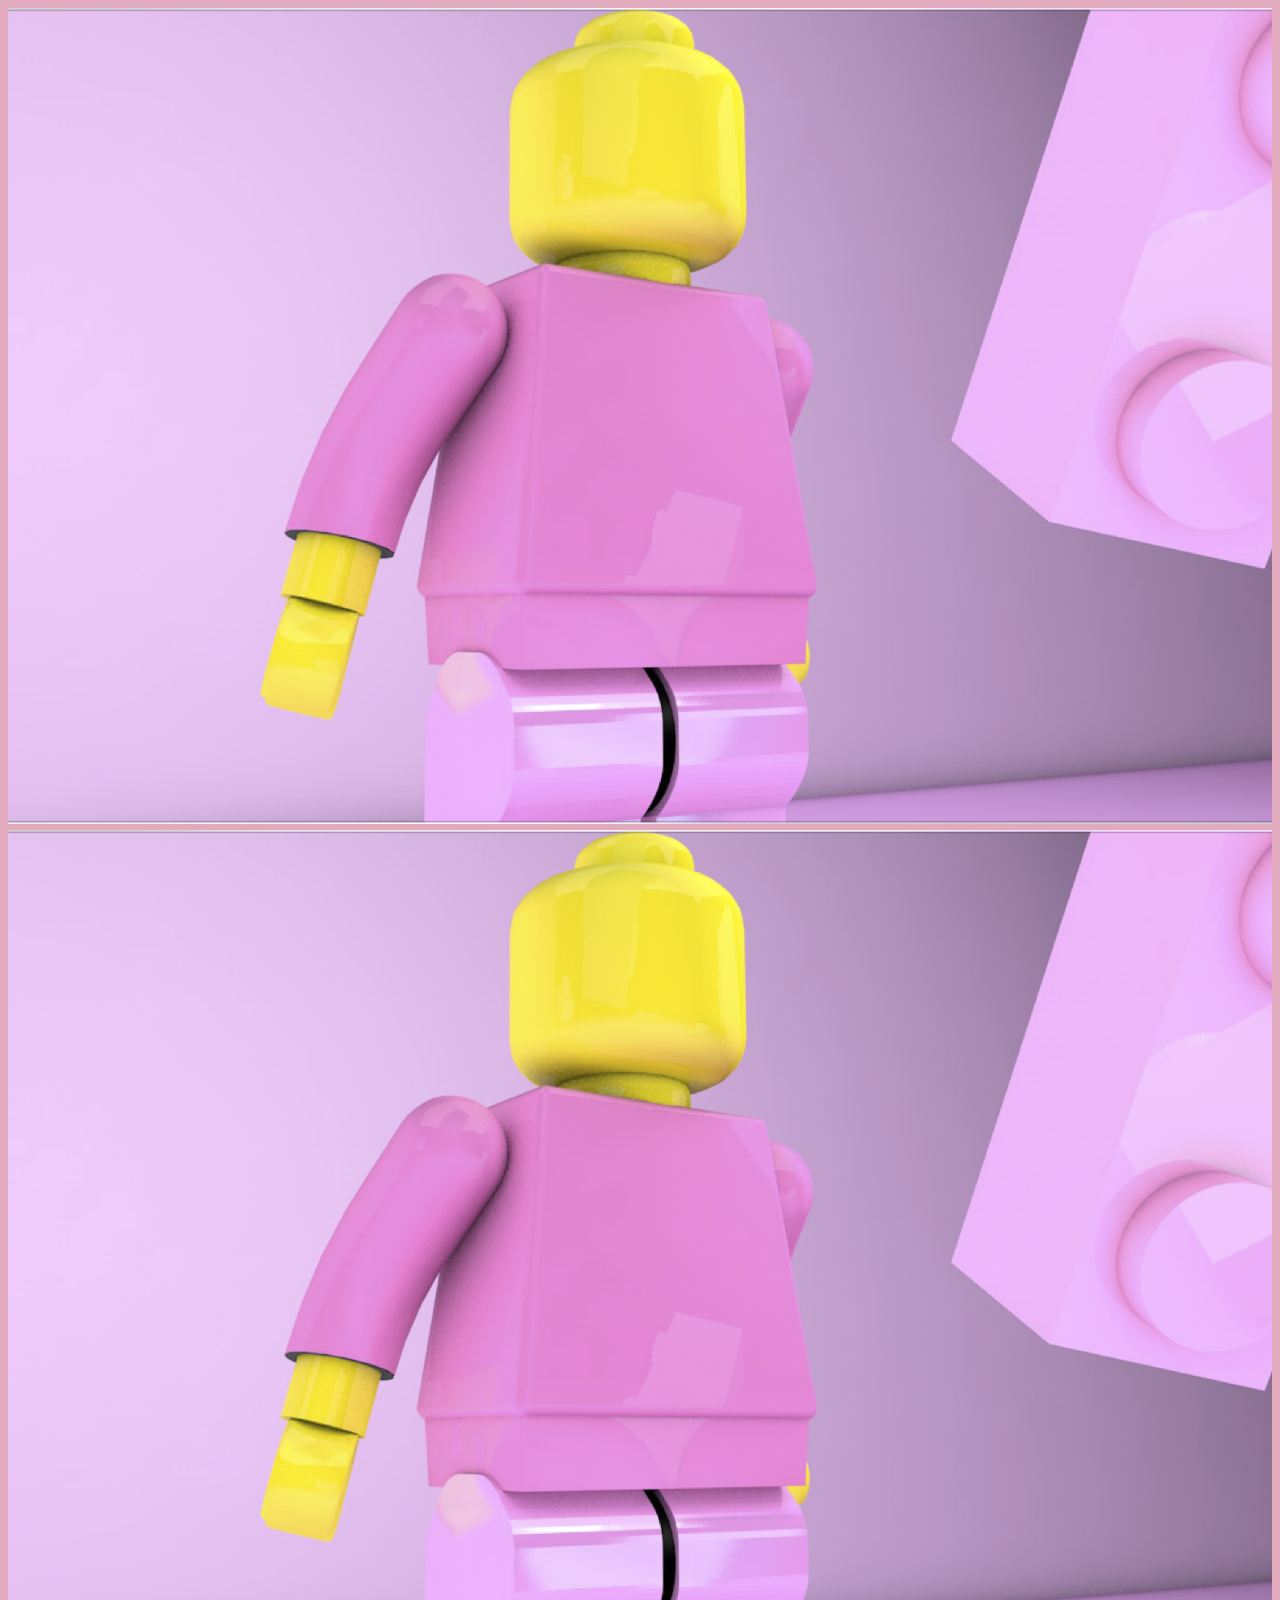
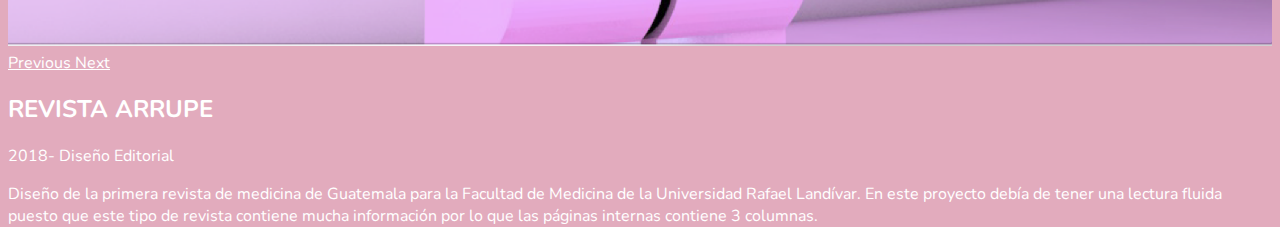
<file: projects/revista-arrupe.html>
<!DOCTYPE html>
<html lang="es" dir="ltr">
  <head>
    <meta charset="utf-8">
    <title>REVISTA ARRUPE</title>
    <meta name="viewport" content="width=device-width, initial-scale=1, shrink-to-fit=no">
    <link rel="stylesheet" href="https://stackpath.bootstrapcdn.com/bootstrap/4.1.3/css/bootstrap.min.css" integrity="sha384-MCw98/SFnGE8fJT3GXwEOngsV7Zt27NXFoaoApmYm81iuXoPkFOJwJ8ERdknLPMO" crossorigin="anonymous">
    <link rel="stylesheet" href="https://use.fontawesome.com/releases/v5.5.0/css/all.css" integrity="sha384-B4dIYHKNBt8Bc12p+WXckhzcICo0wtJAoU8YZTY5qE0Id1GSseTk6S+L3BlXeVIU" crossorigin="anonymous">
    <link rel="stylesheet" href="../assets/css/style.css">
  </head>
  <body>
    <div class="page page-project height-90 d-flex align-items-center justify-content-center">
      <div class="container">
        <div class="row">
          <div class="col-xs-12 col-md-6">
            <div id="carouselExampleControls" class="carousel slide" data-ride="carousel">
              <div class="carousel-inner">
                <div class="carousel-item active">
                  <img class="d-block w-100" src="../assets/images/test.png" alt="First slide">
                </div>
                <div class="carousel-item">
                  <img class="d-block w-100" src="../assets/images/test.png" alt="Second slide">
                </div>
              </div>
              <a class="carousel-control-prev" href="#carouselExampleControls" role="button" data-slide="prev">
                <span class="carousel-control-prev-icon" aria-hidden="true"></span>
                <span class="sr-only">Previous</span>
              </a>
              <a class="carousel-control-next" href="#carouselExampleControls" role="button" data-slide="next">
                <span class="carousel-control-next-icon" aria-hidden="true"></span>
                <span class="sr-only">Next</span>
              </a>
            </div>
          </div>
          <div class="col-xs-12 col-md-6">
            <h2>REVISTA ARRUPE</h2>
            <p>2018- Diseño Editorial</p>
            <p>Diseño de la primera revista de medicina de Guatemala para la Facultad de Medicina de la Universidad Rafael Landívar.
              En este proyecto debía de tener una lectura fluida puesto que este tipo de revista contiene mucha información por lo
              que las páginas internas contiene 3 columnas.</p>
            </div>
          </div>
        </div>
      </div>

    <script src="https://code.jquery.com/jquery-3.3.1.slim.min.js" integrity="sha384-q8i/X+965DzO0rT7abK41JStQIAqVgRVzpbzo5smXKp4YfRvH+8abtTE1Pi6jizo" crossorigin="anonymous"></script>
    <script src="https://cdnjs.cloudflare.com/ajax/libs/popper.js/1.14.3/umd/popper.min.js" integrity="sha384-ZMP7rVo3mIykV+2+9J3UJ46jBk0WLaUAdn689aCwoqbBJiSnjAK/l8WvCWPIPm49" crossorigin="anonymous"></script>
    <script src="https://stackpath.bootstrapcdn.com/bootstrap/4.1.3/js/bootstrap.min.js" integrity="sha384-ChfqqxuZUCnJSK3+MXmPNIyE6ZbWh2IMqE241rYiqJxyMiZ6OW/JmZQ5stwEULTy" crossorigin="anonymous"></script>
  </body>
</html>
</file>
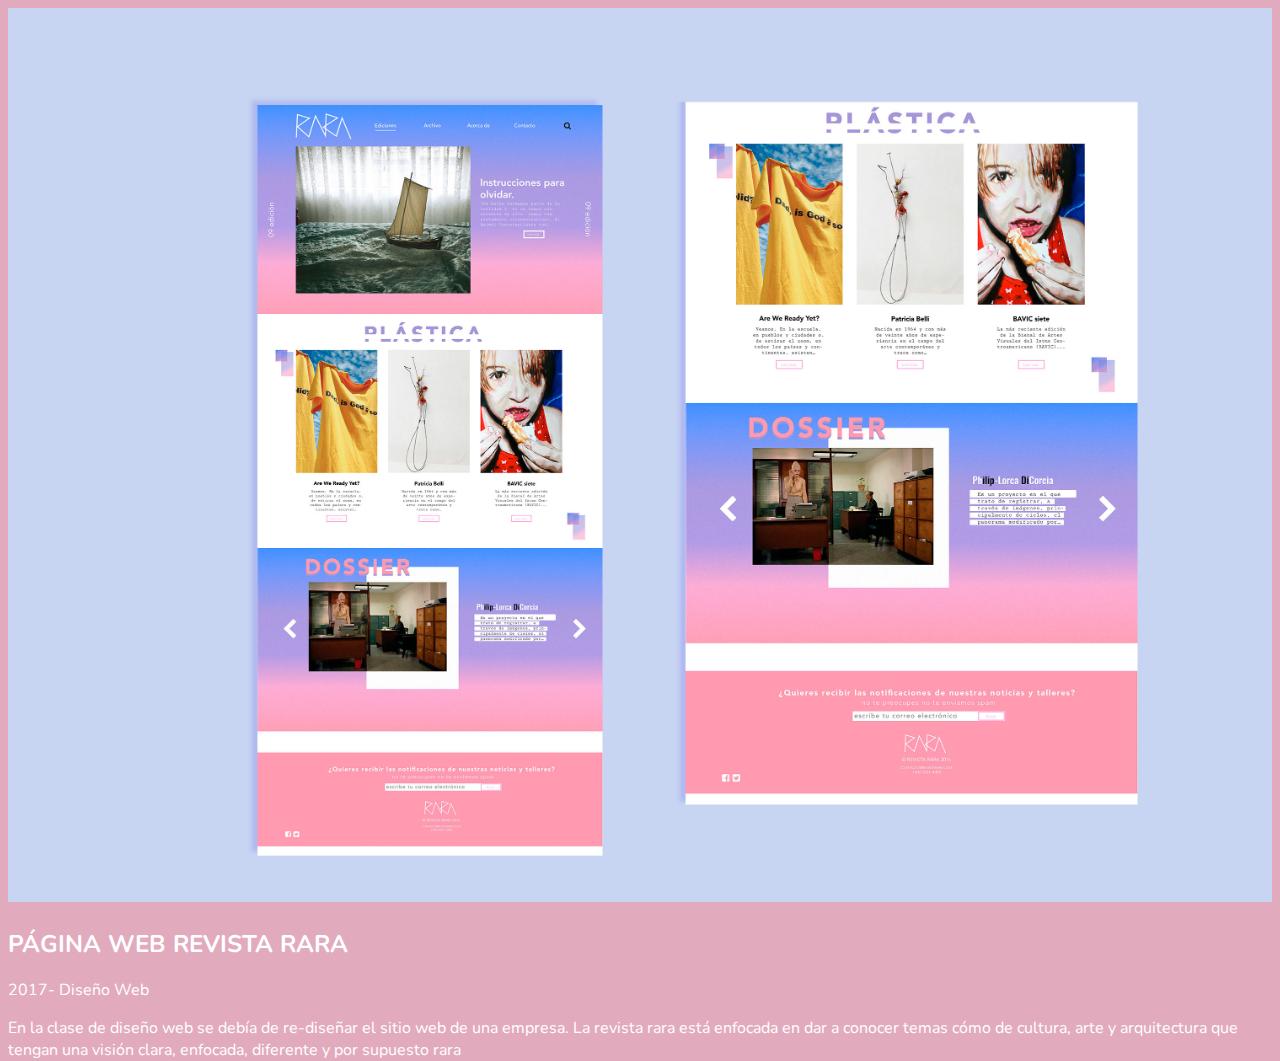
<file: projects/revista-rara.html>
<!DOCTYPE html>
<html lang="es" dir="ltr">
  <head>
    <meta charset="utf-8">
    <title>PÁGINA WEB REVISTA RARA</title>
    <meta name="viewport" content="width=device-width, initial-scale=1, shrink-to-fit=no">
    <link rel="stylesheet" href="https://stackpath.bootstrapcdn.com/bootstrap/4.1.3/css/bootstrap.min.css" integrity="sha384-MCw98/SFnGE8fJT3GXwEOngsV7Zt27NXFoaoApmYm81iuXoPkFOJwJ8ERdknLPMO" crossorigin="anonymous">
    <link rel="stylesheet" href="https://use.fontawesome.com/releases/v5.5.0/css/all.css" integrity="sha384-B4dIYHKNBt8Bc12p+WXckhzcICo0wtJAoU8YZTY5qE0Id1GSseTk6S+L3BlXeVIU" crossorigin="anonymous">
    <link rel="stylesheet" href="../assets/css/style.css">
  </head>
  <body>
    <div class="page page-project height-90 d-flex align-items-center justify-content-center">
      <div class="container">
        <div class="row">
          <div class="col-xs-12 col-md-6">
            <img src="../assets/images/revista-rara/mockup_escritorio2.jpg">
          </div>
          <div class="col-xs-12 col-md-6">
            <h2>PÁGINA WEB REVISTA RARA</h2>
            <p>2017- Diseño Web</p>
            <p>En la clase de diseño web se debía de re-diseñar el sitio web de una empresa. La revista rara está enfocada en dar
              a conocer temas cómo de cultura, arte y arquitectura que tengan una visión clara, enfocada, diferente y por supuesto rara </p>
            </div>
          </div>
        </div>
      </div>

    <script src="https://code.jquery.com/jquery-3.3.1.slim.min.js" integrity="sha384-q8i/X+965DzO0rT7abK41JStQIAqVgRVzpbzo5smXKp4YfRvH+8abtTE1Pi6jizo" crossorigin="anonymous"></script>
    <script src="https://cdnjs.cloudflare.com/ajax/libs/popper.js/1.14.3/umd/popper.min.js" integrity="sha384-ZMP7rVo3mIykV+2+9J3UJ46jBk0WLaUAdn689aCwoqbBJiSnjAK/l8WvCWPIPm49" crossorigin="anonymous"></script>
    <script src="https://stackpath.bootstrapcdn.com/bootstrap/4.1.3/js/bootstrap.min.js" integrity="sha384-ChfqqxuZUCnJSK3+MXmPNIyE6ZbWh2IMqE241rYiqJxyMiZ6OW/JmZQ5stwEULTy" crossorigin="anonymous"></script>
  </body>
</html>
</file>
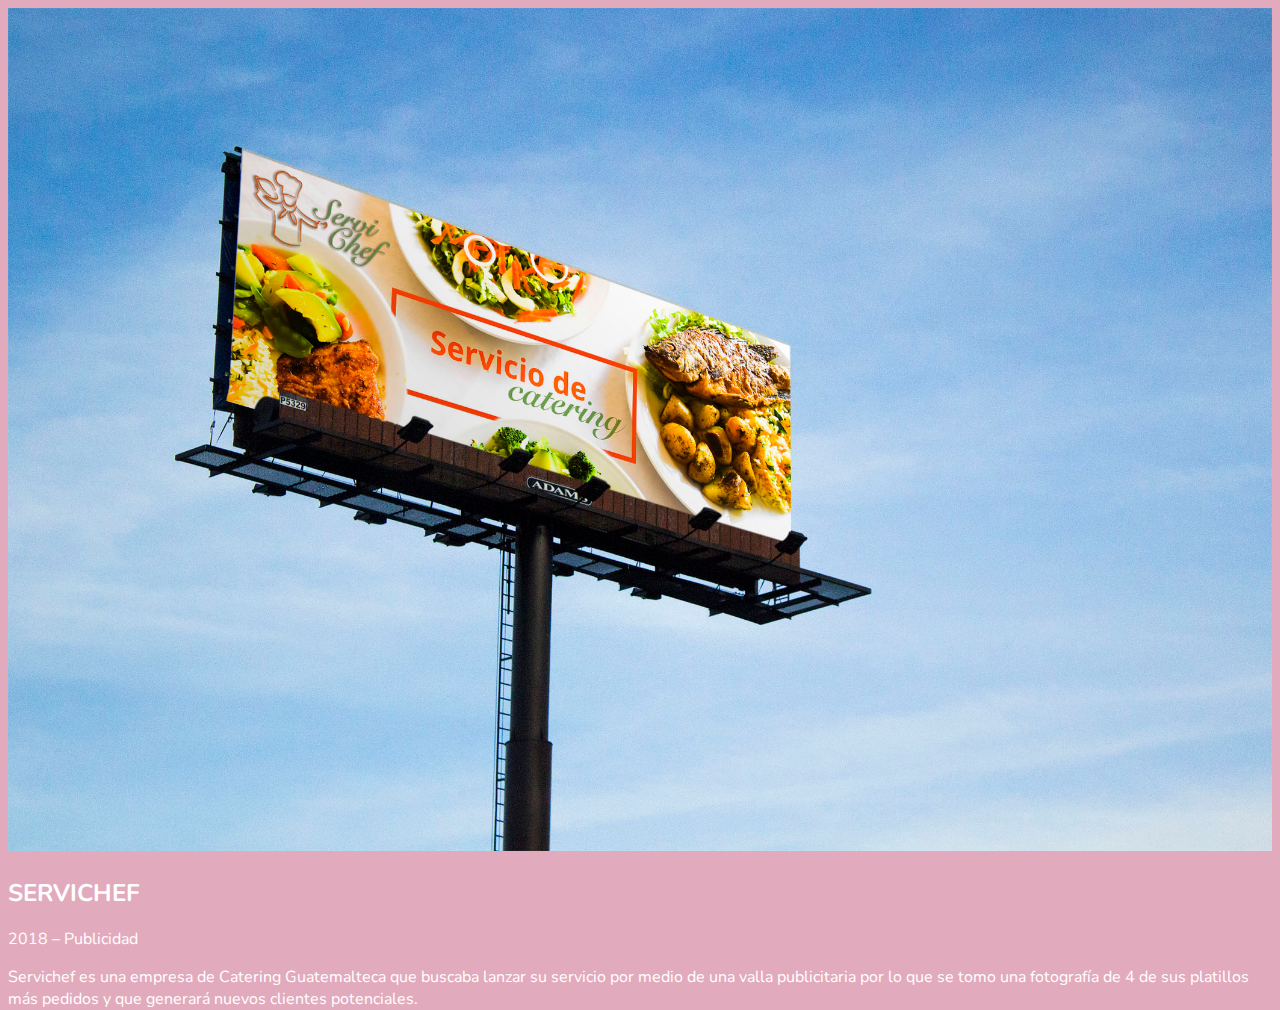
<file: projects/servichef.html>
<!DOCTYPE html>
<html lang="es" dir="ltr">
  <head>
    <meta charset="utf-8">
    <title>SERVICHEF</title>
    <meta name="viewport" content="width=device-width, initial-scale=1, shrink-to-fit=no">
    <link rel="stylesheet" href="https://stackpath.bootstrapcdn.com/bootstrap/4.1.3/css/bootstrap.min.css" integrity="sha384-MCw98/SFnGE8fJT3GXwEOngsV7Zt27NXFoaoApmYm81iuXoPkFOJwJ8ERdknLPMO" crossorigin="anonymous">
    <link rel="stylesheet" href="https://use.fontawesome.com/releases/v5.5.0/css/all.css" integrity="sha384-B4dIYHKNBt8Bc12p+WXckhzcICo0wtJAoU8YZTY5qE0Id1GSseTk6S+L3BlXeVIU" crossorigin="anonymous">
    <link rel="stylesheet" href="../assets/css/style.css">
  </head>
  <body>
    <div class="page page-project height-90 d-flex align-items-center justify-content-center">
      <div class="container">
        <div class="row">
          <div class="col-xs-12 col-md-6">
            <img src="../assets/images/servichef/servichef.jpg">
          </div>
          <div class="col-xs-12 col-md-6">
            <h2>SERVICHEF</h2>
            <p>2018 –  Publicidad</p>
            <p>Servichef es una empresa de Catering Guatemalteca que buscaba lanzar su servicio por medio de una valla publicitaria
              por lo que se  tomo una fotografía de 4 de sus platillos más pedidos y que generará nuevos clientes potenciales.</p>
            </div>
          </div>
        </div>
      </div>

    <script src="https://code.jquery.com/jquery-3.3.1.slim.min.js" integrity="sha384-q8i/X+965DzO0rT7abK41JStQIAqVgRVzpbzo5smXKp4YfRvH+8abtTE1Pi6jizo" crossorigin="anonymous"></script>
    <script src="https://cdnjs.cloudflare.com/ajax/libs/popper.js/1.14.3/umd/popper.min.js" integrity="sha384-ZMP7rVo3mIykV+2+9J3UJ46jBk0WLaUAdn689aCwoqbBJiSnjAK/l8WvCWPIPm49" crossorigin="anonymous"></script>
    <script src="https://stackpath.bootstrapcdn.com/bootstrap/4.1.3/js/bootstrap.min.js" integrity="sha384-ChfqqxuZUCnJSK3+MXmPNIyE6ZbWh2IMqE241rYiqJxyMiZ6OW/JmZQ5stwEULTy" crossorigin="anonymous"></script>
  </body>
</html>
</file>
<file: assets/css/style.css>
@import url('https://fonts.googleapis.com/css?family=Nunito');

body{
  font-family: 'Nunito', sans-serif;
  font-size: 16px;
  background-color: #E2ABBD;
  color: #fff;
}

a{
  color: #fff;
}

a:hover{
  color: #fff;
}

img{
  max-width: 100%;
}

.height-90{
  height: 90vh;
}

h1{
  font-family: 'Nunito', sans-serif;
  font-weight: 900;
  font-size: 100px;
  box-shadow: -9.21739px 9.21739px 18.4348px rgba(210, 0, 88, 0.5);
  text-align: center;
}

.title-stroke{
  -webkit-text-fill-color: transparent;
  -webkit-text-stroke-color: white;
  -webkit-text-stroke-width: 1px;
}

.overlay{
  display: none;
  position: fixed;
  top: 0;
  left: 0;
  bottom: 0;
  right: 0;
  background-color: rgba(0,0,0,.6);
  z-index: 50;
}

.overlay > div{
  width: 100%;
  height: 100%;
}

.overlay .body{
  width: 95%;
  height: 80%;
  position: relative;
  border: 2px solid #000;
  -webkit-box-shadow: 0 0 25px rgba(0, 0, 0, 1);
  box-shadow: 0 0 25px rgba(0, 0, 0, 1);
}

.overlay .body .close{
  position: absolute;
  top: 30px;
  left: 30px;
  color: #fff;
  font-weight: bold;
  font-size: 36px;
  cursor: pointer;
}

.overlay .body iframe{
  width: 100%;
  height: 100%;
  border: 0;
}

#projects{
  background-color: #fff;
  overflow: hidden;
}

#projects .title{
  color: #E2ABBD;
}

.project-item{
  position: relative;
  height: 285px;
  margin-bottom: 25px;
  overflow: hidden;
}

.project-item:hover .info{
  opacity: 0;
}

.project-item:hover .image img{
  -webkit-transform: scale(1.2, 1.2);
  -ms-transform: scale(1.2, 1.2);
  transform: scale(1.2, 1.2);
}

.project-item .image{
  font-size: 0;
  width: 100%;
  height: 100%;
}

.project-item .image img{
  width: 100%;
  height: 100%;
  -o-object-fit: cover;
  object-fit: cover;
  -webkit-transition: all .5s ease-in-out;
  -o-transition: all .5s ease-in-out;
  transition: all .5s ease-in-out;
}

.project-item .info{
  position: absolute;
  top: 0;
  left: 0;
  bottom: 0;
  right: 0;
  text-transform: uppercase;
  background-color: rgba(255,192,203,.7);
  color: #fff;
  -webkit-transition: all .5s ease-in-out;
  -o-transition: all .5s ease-in-out;
  transition: all .5s ease-in-out;
}

#about .about-body{
  font-size: 30px;
  text-align: justify;
}

#contact{
  background-image: url("../images/phone.png");
  background-repeat: no-repeat;
  background-position: left top;
  background-size: contain;
}

.contact .contact-info{
  margin-left: 75px;
}

@media (min-width: 768px){
  #projects .container > .row:nth-of-type(1) > div:nth-child(2) .project-item{
    height: 595px;
  }
}

@media (max-width: 440px) {
  .overlay .body .close{
    top: 10px;
    left: 15px;
  }

  #about .about-body{
    font-size: 20px;
  }

  #contact{
    background-position: -140px center;
    background-size: cover;
  }

  #contact .contact-body{
    text-align: right;
  }
}
</file>
